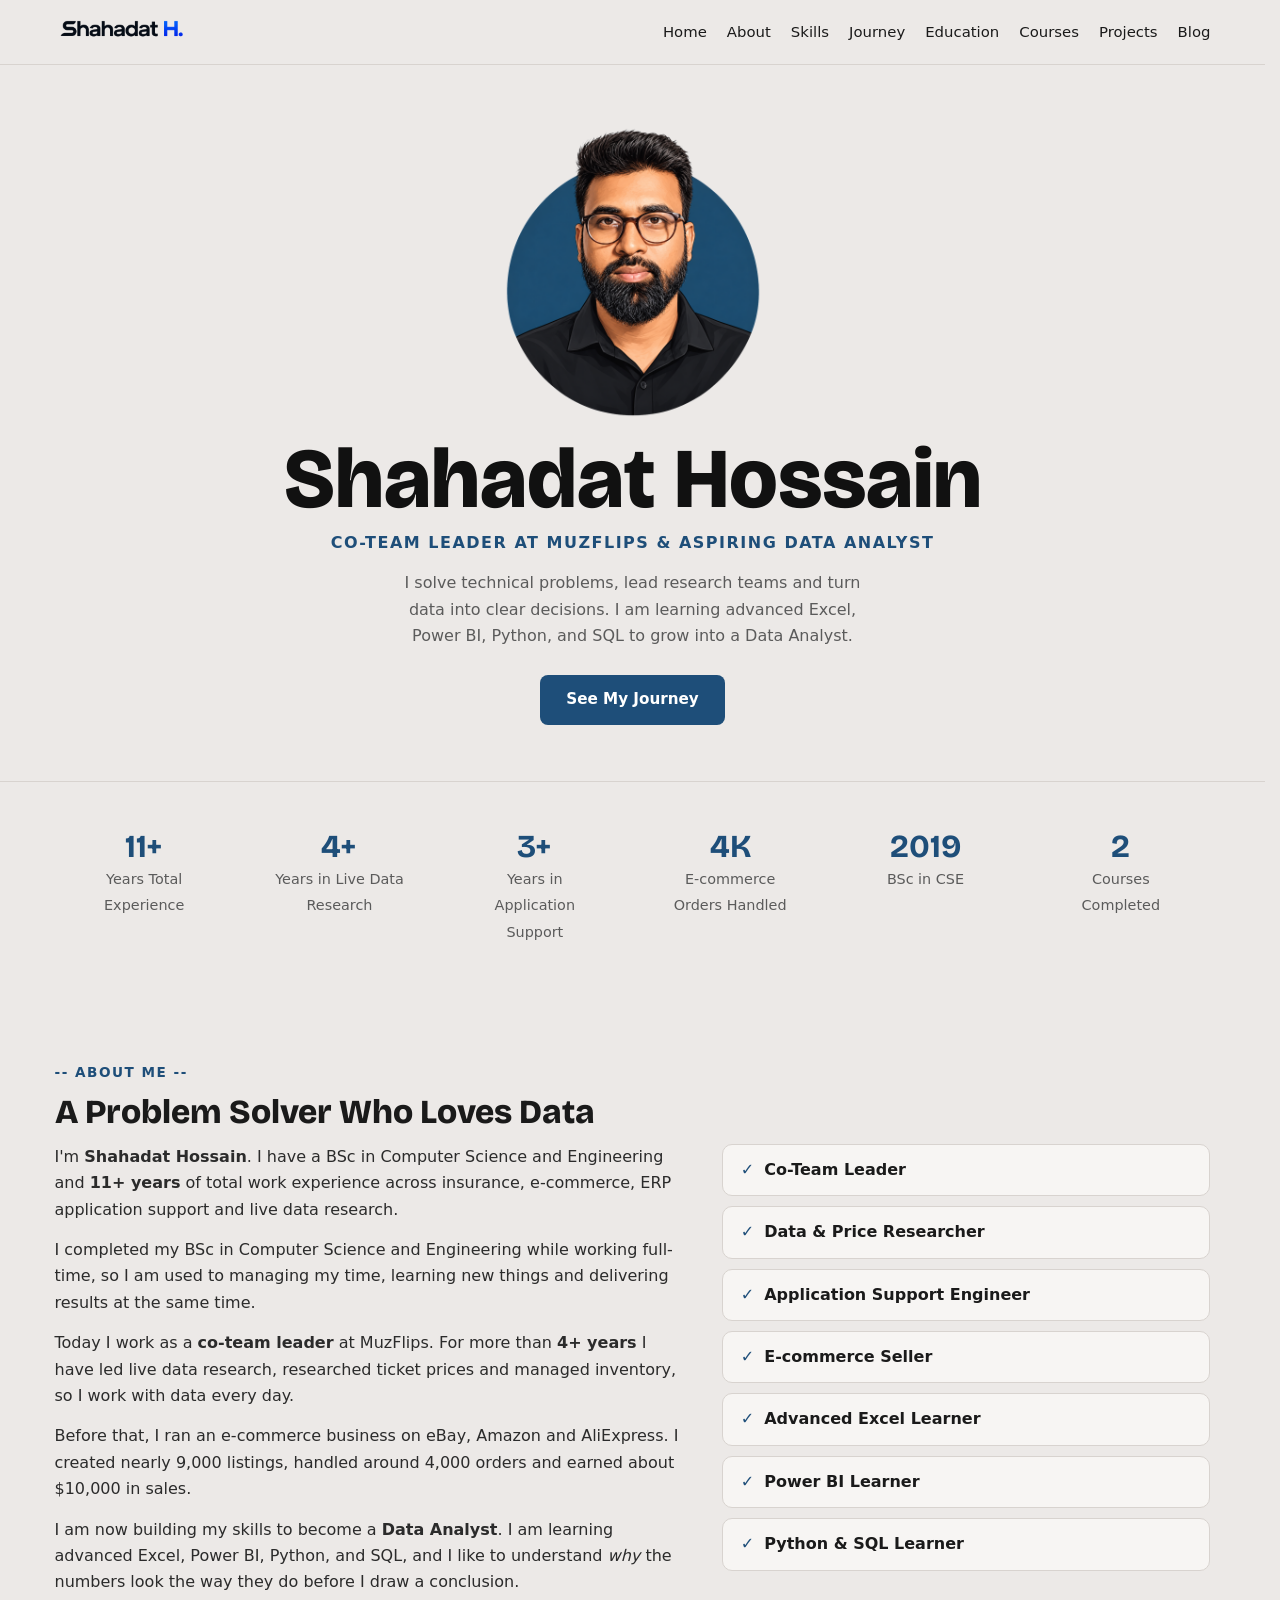
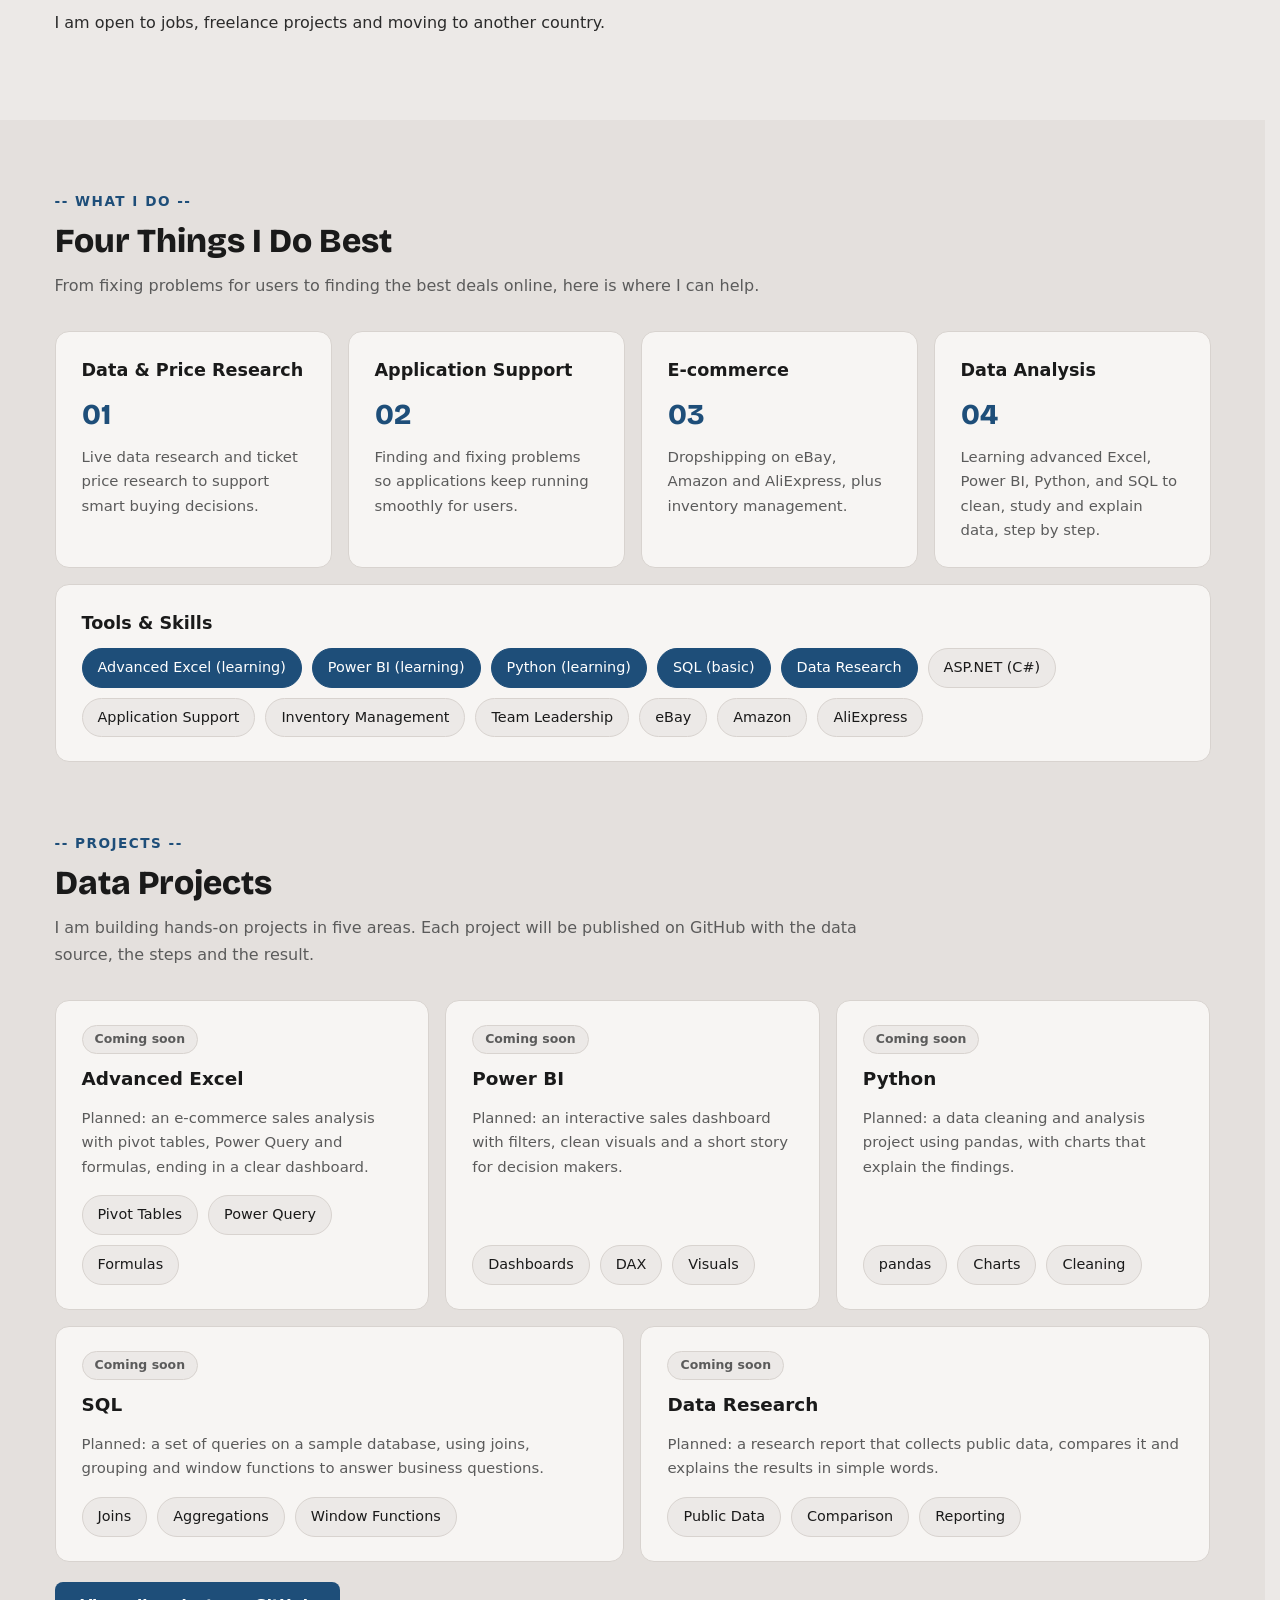
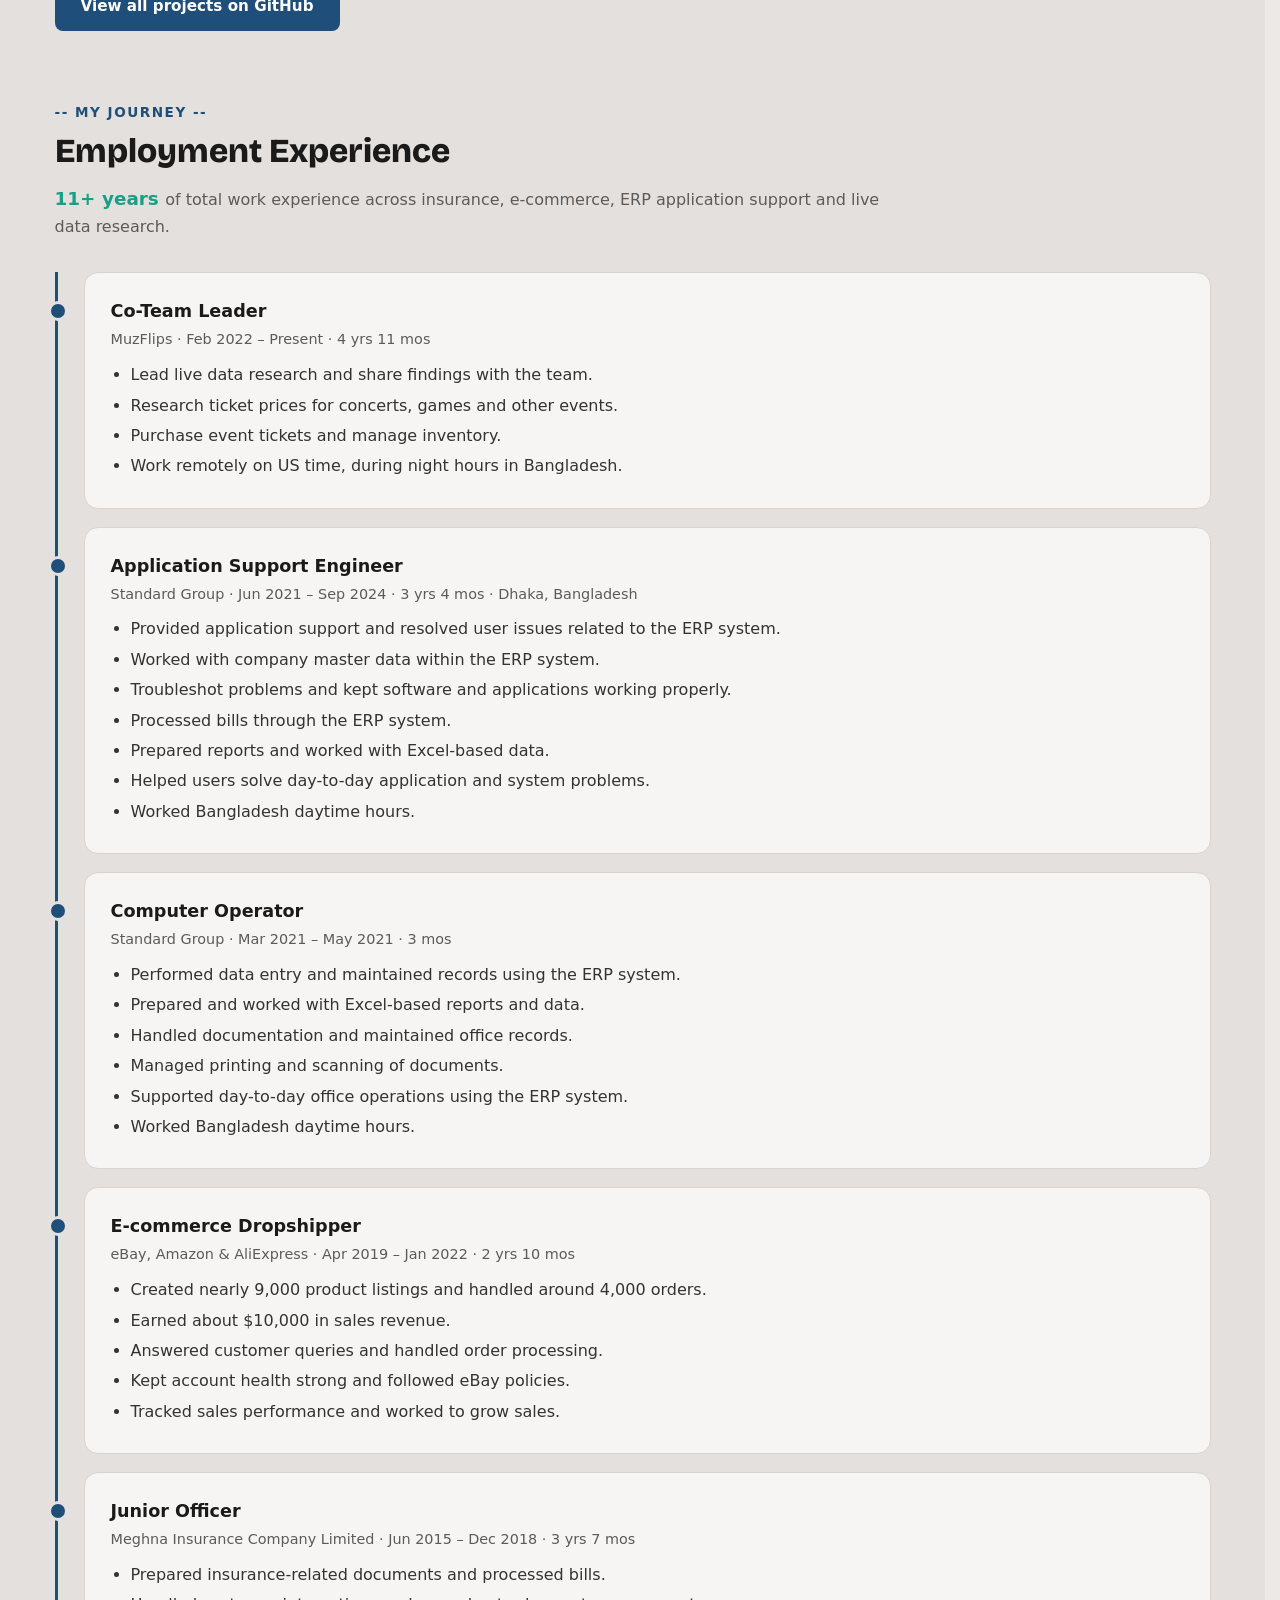
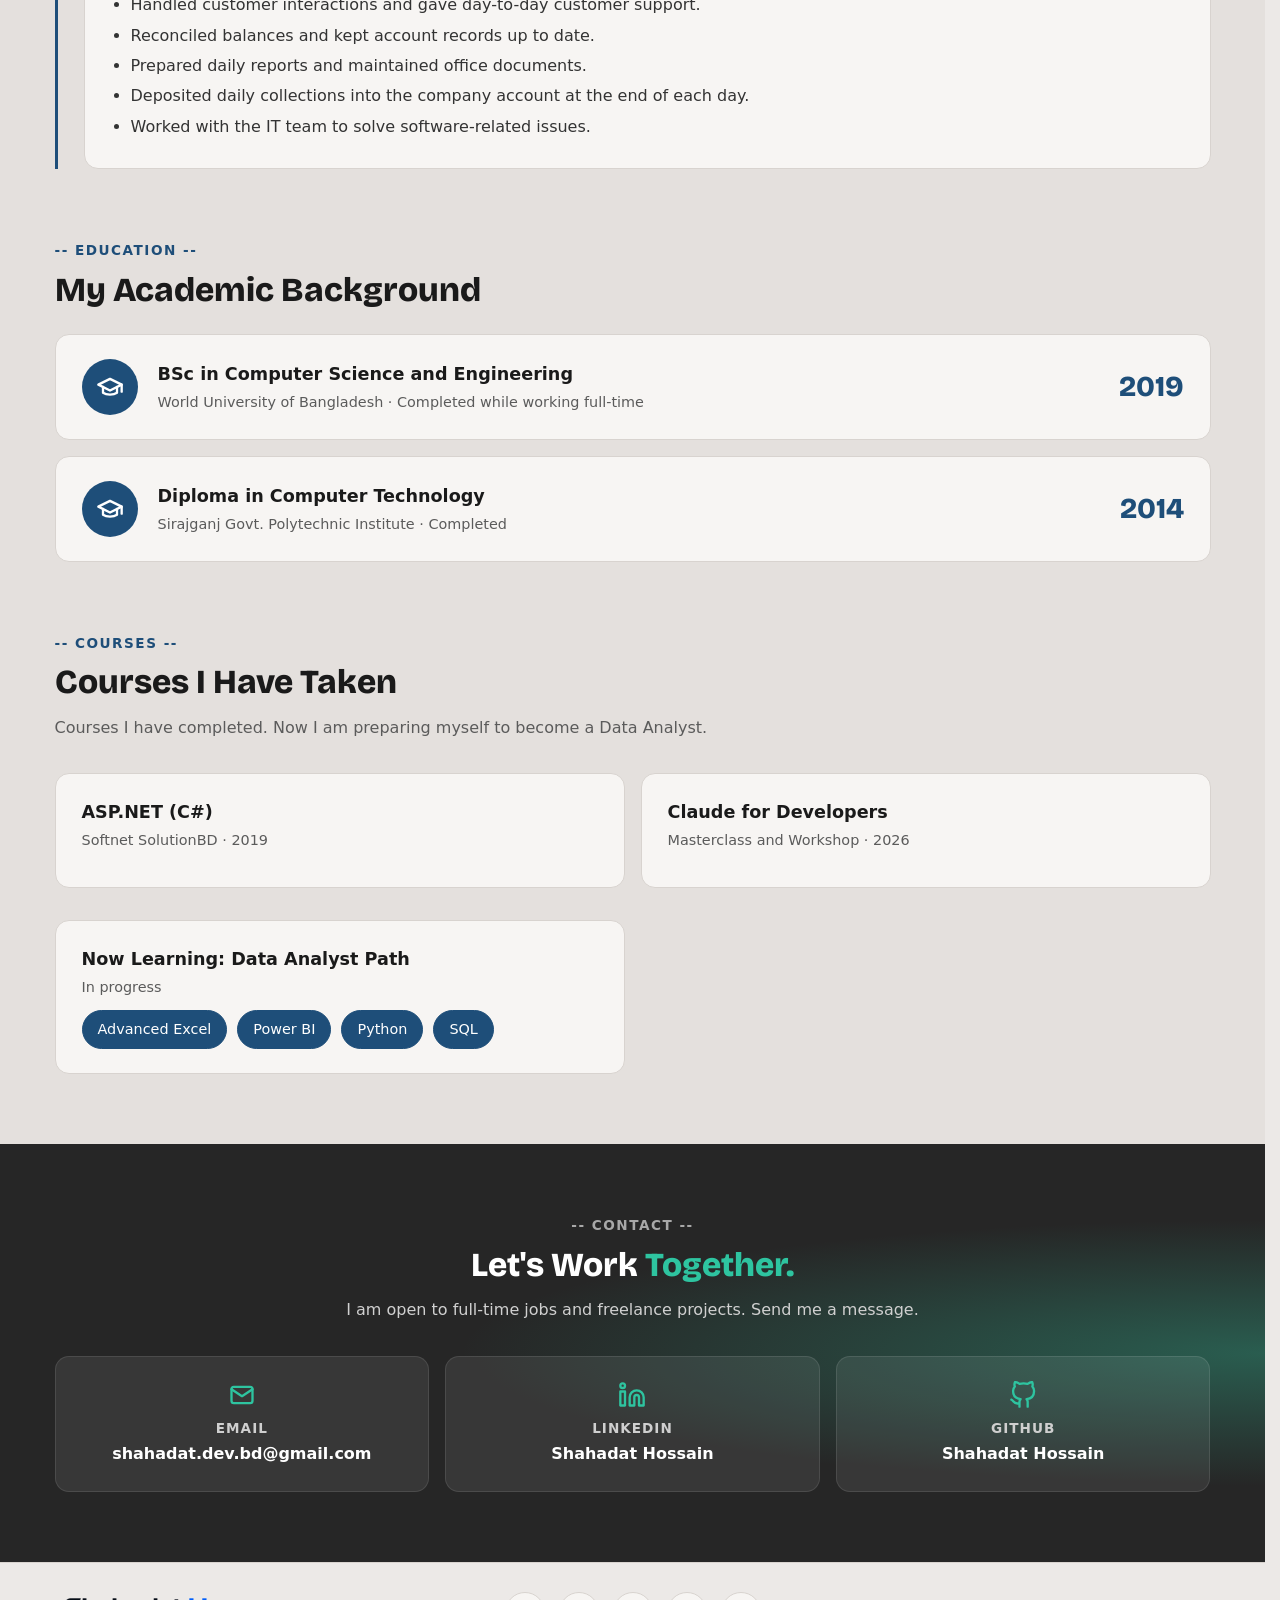
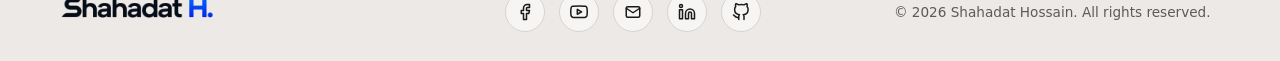
<file: index.html>
<!doctype html>
<html lang="en">
<head>
<meta charset="utf-8">
<meta name="viewport" content="width=device-width, initial-scale=1">
<title>Shahadat H. | Data Analyst</title>
<meta name="description" content="Md. Shahadat Hossain - CSE graduate, application support engineer and team leader, growing into a data analyst. Open to jobs and freelance work.">
<link rel="preconnect" href="https://fonts.googleapis.com">
<link rel="preconnect" href="https://fonts.gstatic.com" crossorigin>
<link href="https://fonts.googleapis.com/css2?family=Bricolage+Grotesque:wght@600;700;800&display=swap" rel="stylesheet">
<link rel="icon" href="images/favicon.ico" sizes="any">
<link rel="icon" type="image/png" sizes="32x32" href="images/favicon-32x32.png">
<link rel="icon" type="image/png" sizes="16x16" href="images/favicon-16x16.png">
<link rel="apple-touch-icon" href="images/apple-touch-icon.png">
<link rel="stylesheet" href="css/style.css">
<link rel="stylesheet" href="css/extra.css">
</head>
<body>

<header>
  <div class="wrap">
    <nav>
      <a class="logo" href="#home"><img src="images/logo.png" alt="Shahadat H."></a>
      <button class="menu-btn" id="menuBtn" aria-label="Open menu" aria-expanded="false">&#9776;</button>
      <ul id="menu">
        <li><a href="#home">Home</a></li>
        <li><a href="#about">About</a></li>
        <li><a href="#skills">Skills</a></li>
        <li><a href="#journey">Journey</a></li>
        <li><a href="#education">Education</a></li>
        <li><a href="#courses">Courses</a></li>
        <li><a href="#projects">Projects</a></li>  
        <li><a href="blog.html">Blog</a></li>
      </ul>
    </nav>
  </div>
</header>

<!-- HOME -->
<div class="hero" id="home">
  <div class="wrap hero-center">
    <div class="photo-box">
      <img src="images/photo.png" alt="Photo of Md. Shahadat Hossain" id="profilePhoto">
    </div>
    <h1>Shahadat Hossain</h1>
    <p class="role">Co-Team Leader at MuzFlips &amp; Aspiring Data Analyst</p>
    <p class="lead">I solve technical problems, lead research teams and turn data into clear decisions. I am learning advanced Excel, Power BI, Python, and SQL to grow into a Data Analyst.</p>
    <div class="btns">
      <a class="btn btn-main" href="#journey">See My Journey</a>
    </div>
  </div>

  <div class="stats-bar">
    <div class="wrap stats">
      <div class="stat"><b data-exp="total-plus">11+</b><span>Years Total Experience</span></div>
      <div class="stat"><b data-exp="muz-plus">4+</b><span>Years in Live Data Research</span></div>
      <div class="stat"><b>3+</b><span>Years in Application Support</span></div>
      <div class="stat"><b>4K</b><span>E-commerce Orders Handled</span></div>
      <div class="stat"><b>2019</b><span>BSc in CSE</span></div>
      <div class="stat"><b>2</b><span>Courses Completed</span></div>
    </div>
  </div>
</div>

<!-- ABOUT -->
<section id="about">
  <div class="wrap">
    <div class="eyebrow">-- About Me --</div>
    <h2>A Problem Solver Who Loves Data</h2>
    <div class="about-grid">
      <div>
        <p>I'm <strong>Shahadat Hossain</strong>. I have a BSc in Computer Science and Engineering and <strong><span data-exp="total-plus">11+</span> years</strong> of total work experience across insurance, e-commerce, ERP application support and live data research.</p>
        <p>I completed my BSc in Computer Science and Engineering while working full-time, so I am used to managing my time, learning new things and delivering results at the same time.</p>
        <p>Today I work as a <strong>co-team leader</strong> at MuzFlips. For more than <strong><span data-exp="muz-plus">4+</span> years</strong> I have led live data research, researched ticket prices and managed inventory, so I work with data every day.</p>
        <p>Before that, I ran an e-commerce business on eBay, Amazon and AliExpress. I created nearly 9,000 listings, handled around 4,000 orders and earned about $10,000 in sales.</p>
        <p>I am now building my skills to become a <strong>Data Analyst</strong>. I am learning advanced Excel, Power BI, Python, and SQL, and I like to understand <em>why</em> the numbers look the way they do before I draw a conclusion.</p>
        <p>I am open to jobs, freelance projects and moving to another country.</p>
      </div>
      <ul class="roles">
        <li>Co-Team Leader</li>
        <li>Data &amp; Price Researcher</li>
        <li>Application Support Engineer</li>
        <li>E-commerce Seller</li>
        <li>Advanced Excel Learner</li>
        <li>Power BI Learner</li>
        <li>Python & SQL Learner</li>
      </ul>
    </div>
  </div>
</section>

<!-- WHAT I DO -->
<section class="alt" id="skills">
  <div class="wrap">
    <div class="eyebrow">-- What I Do --</div>
    <h2>Four Things I Do Best</h2>
    <p class="sub">From fixing problems for users to finding the best deals online, here is where I can help.</p>
    <div class="grid4">
      <div class="card"><h3>Data &amp; Price Research</h3><div class="num">01</div><p>Live data research and ticket price research to support smart buying decisions.</p></div>
      <div class="card"><h3>Application Support</h3><div class="num">02</div><p>Finding and fixing problems so applications keep running smoothly for users.</p></div>
      <div class="card"><h3>E-commerce</h3><div class="num">03</div><p>Dropshipping on eBay, Amazon and AliExpress, plus inventory management.</p></div>
      <div class="card"><h3>Data Analysis</h3><div class="num">04</div><p>Learning advanced Excel, Power BI, Python, and SQL to clean, study and explain data, step by step.</p></div>
    </div>
    <div class="card" style="margin-top:16px">
      <h3>Tools &amp; Skills</h3>
      <div class="chips">
        <span class="chip main">Advanced Excel (learning)</span>
        <span class="chip main">Power BI (learning)</span>
        <span class="chip main">Python (learning)</span>
        <span class="chip main">SQL (basic)</span>
        <span class="chip main">Data Research</span>
        <span class="chip">ASP.NET (C#)</span>
        <span class="chip">Application Support</span>
        <span class="chip">Inventory Management</span>
        <span class="chip">Team Leadership</span>
        <span class="chip">eBay</span>
        <span class="chip">Amazon</span>
        <span class="chip">AliExpress</span>
      </div>
    </div>
  </div>
</section>

<!-- PROJECTS -->
<section class="alt" id="projects">
  <div class="wrap">
    <div class="eyebrow">-- Projects --</div>
    <h2>Data Projects</h2>
    <p class="sub">I am building hands-on projects in five areas. Each project will be published on GitHub with the data source, the steps and the result.</p>

    <div class="proj-grid">

      <div class="card proj-card">
        <span class="badge">Coming soon</span>
        <h3>Advanced Excel</h3>
        <p>Planned: an e-commerce sales analysis with pivot tables, Power Query and formulas, ending in a clear dashboard.</p>
        <div class="chips"><span class="chip">Pivot Tables</span><span class="chip">Power Query</span><span class="chip">Formulas</span></div>
      </div>

      <div class="card proj-card">
        <span class="badge">Coming soon</span>
        <h3>Power BI</h3>
        <p>Planned: an interactive sales dashboard with filters, clean visuals and a short story for decision makers.</p>
        <div class="chips"><span class="chip">Dashboards</span><span class="chip">DAX</span><span class="chip">Visuals</span></div>
      </div>

      <div class="card proj-card">
        <span class="badge">Coming soon</span>
        <h3>Python</h3>
        <p>Planned: a data cleaning and analysis project using pandas, with charts that explain the findings.</p>
        <div class="chips"><span class="chip">pandas</span><span class="chip">Charts</span><span class="chip">Cleaning</span></div>
      </div>

      <div class="card proj-card">
        <span class="badge">Coming soon</span>
        <h3>SQL</h3>
        <p>Planned: a set of queries on a sample database, using joins, grouping and window functions to answer business questions.</p>
        <div class="chips"><span class="chip">Joins</span><span class="chip">Aggregations</span><span class="chip">Window Functions</span></div>
      </div>

      <div class="card proj-card">
        <span class="badge">Coming soon</span>
        <h3>Data Research</h3>
        <p>Planned: a research report that collects public data, compares it and explains the results in simple words.</p>
        <div class="chips"><span class="chip">Public Data</span><span class="chip">Comparison</span><span class="chip">Reporting</span></div>
      </div>

    </div>

    <div class="proj-cta">
      <a class="btn btn-main" href="https://github.com/sadream143" target="_blank" rel="noopener">View all projects on GitHub</a>
    </div>
  </div>
</section>

<!-- JOURNEY -->
<section class="alt" id="journey">
  <div class="wrap">
    <div class="eyebrow">-- My Journey --</div>
    <h2>Employment Experience</h2>
    <p class="sub"><strong class="hl"><span data-exp="total-plus">11+</span> years </strong> of total work experience across insurance, e-commerce, ERP application support and live data research.</p>
      <div class="timeline">
      <div class="card">
        <h3>Co-Team Leader</h3>
        <div class="meta">MuzFlips &middot; Feb 2022 &ndash; Present &middot; <span data-exp="muz-text">4 yrs 10 mos</span></div>
        <ul>
          <li>Lead live data research and share findings with the team.</li>
          <li>Research ticket prices for concerts, games and other events.</li>
          <li>Purchase event tickets and manage inventory.</li>
          <li>Work remotely on US time, during night hours in Bangladesh.</li>
        </ul>
      </div>

      <div class="card">
        <h3>Application Support Engineer</h3>
        <div class="meta">Standard Group &middot; Jun 2021 &ndash; Sep 2024 &middot; 3 yrs 4 mos &middot; Dhaka, Bangladesh</div>
        <ul>
          <li>Provided application support and resolved user issues related to the ERP system.</li>
          <li>Worked with company master data within the ERP system.</li>
          <li>Troubleshot problems and kept software and applications working properly.</li>
          <li>Processed bills through the ERP system.</li>
          <li>Prepared reports and worked with Excel-based data.</li>
          <li>Helped users solve day-to-day application and system problems.</li>
          <li>Worked Bangladesh daytime hours.</li>
        </ul>
      </div>

      <div class="card">
        <h3>Computer Operator</h3>
        <div class="meta">Standard Group &middot; Mar 2021 &ndash; May 2021 &middot; 3 mos</div>
        <ul>
          <li>Performed data entry and maintained records using the ERP system.</li>
          <li>Prepared and worked with Excel-based reports and data.</li>
          <li>Handled documentation and maintained office records.</li>
          <li>Managed printing and scanning of documents.</li>
          <li>Supported day-to-day office operations using the ERP system.</li>
          <li>Worked Bangladesh daytime hours.</li>
        </ul>
      </div>

            <div class="card">
        <h3>E-commerce Dropshipper</h3>
        <div class="meta">eBay, Amazon &amp; AliExpress &middot; Apr 2019 &ndash; Jan 2022 &middot; 2 yrs 10 mos</div>
        <ul>
          <li>Created nearly 9,000 product listings and handled around 4,000 orders.</li>
          <li>Earned about $10,000 in sales revenue.</li>
          <li>Answered customer queries and handled order processing.</li>
          <li>Kept account health strong and followed eBay policies.</li>
          <li>Tracked sales performance and worked to grow sales.</li>
        </ul>
      </div>

      <div class="card">
        <h3>Junior Officer</h3>
        <div class="meta">Meghna Insurance Company Limited &middot; Jun 2015 &ndash; Dec 2018 &middot; 3 yrs 7 mos</div>
        <ul>
          <li>Prepared insurance-related documents and processed bills.</li>
          <li>Handled customer interactions and gave day-to-day customer support.</li>
          <li>Reconciled balances and kept account records up to date.</li>
          <li>Prepared daily reports and maintained office documents.</li>
          <li>Deposited daily collections into the company account at the end of each day.</li>
          <li>Worked with the IT team to solve software-related issues.</li>
        </ul>
      </div>

    </div>
  </div>
</section>

<!-- EDUCATION -->
<section class="alt" id="education">
  <div class="wrap">
    <div class="eyebrow">-- Education --</div>
    <h2>My Academic Background</h2>
        <div class="card edu-card" style="margin-top:24px">
      <div class="edu-icon">
        <svg viewBox="0 0 24 24"><path d="M22 10 12 5 2 10l10 5 10-5z"/><path d="M6 12v5c3 2 9 2 12 0v-5"/><path d="M22 10v6"/></svg>
      </div>
      <div class="edu-text">
        <h3>BSc in Computer Science and Engineering</h3>
        <div class="meta">World University of Bangladesh &middot; Completed while working full-time</div>
      </div>
      <div class="edu-year">2019</div>
    </div>
    <div class="card edu-card" style="margin-top:16px">
      <div class="edu-icon">
        <svg viewBox="0 0 24 24"><path d="M22 10 12 5 2 10l10 5 10-5z"/><path d="M6 12v5c3 2 9 2 12 0v-5"/><path d="M22 10v6"/></svg>
      </div>
      <div class="edu-text">
        <h3>Diploma in Computer Technology</h3>
        <div class="meta">Sirajganj Govt. Polytechnic Institute &middot; Completed</div>
      </div>
      <div class="edu-year">2014</div>
    </div>
  </div>
</section>

<!-- COURSES -->
<section class="alt" id="courses">
  <div class="wrap">
    <div class="eyebrow">-- Courses --</div>
    <h2>Courses I Have Taken</h2>
    <p class="sub">Courses I have completed. Now I am preparing myself to become a Data Analyst.</p>
    <div class="grid2">
      <div class="card">
        <h3>ASP.NET (C#)</h3>
        <div class="meta">Softnet SolutionBD &middot; 2019</div>
      </div>
      <div class="card">
        <h3>Claude for Developers</h3>
        <div class="meta">Masterclass and Workshop &middot; 2026</div>
      </div>
      <div class="card" style="margin-top:16px">
      <h3>Now Learning: Data Analyst Path</h3>
      <div class="meta">In progress</div>
      <div class="chips">
        <span class="chip main">Advanced Excel</span>
        <span class="chip main">Power BI</span>
        <span class="chip main">Python</span>
        <span class="chip main">SQL</span>
      </div>
    </div>
    </div>
  </div>
</section>

<!-- CONTACT -->
<section class="dark" id="contact">
  <div class="wrap">
    <div class="eyebrow">-- Contact --</div>
    <h2>Let's Work <span class="accent">Together.</span></h2>
    <p class="sub">I am open to full-time jobs and freelance projects. Send me a message.</p>
    <div class="contact-grid">
      <!-- Change the 3 links below to your real details -->
            <div class="card">
        <svg class="c-icon" viewBox="0 0 24 24"><rect x="3" y="5" width="18" height="14" rx="2"/><path d="m3 7 9 6 9-6"/></svg>
        <h3>Email</h3>
        <p><a href="mailto:shahadat.dev.bd@gmail.com">shahadat.dev.bd@gmail.com</a></p>
      </div>

      <div class="card">
        <svg class="c-icon" viewBox="0 0 24 24"><path d="M16 8a6 6 0 0 1 6 6v7h-4v-7a2 2 0 0 0-2-2 2 2 0 0 0-2 2v7h-4v-7a6 6 0 0 1 6-6z"/><rect x="2" y="9" width="4" height="12"/><circle cx="4" cy="4" r="2"/></svg>
        <h3>LinkedIn</h3>
        <p><a href="https://www.linkedin.com/in/mdshahadathossainnaim" target="_blank" rel="noopener">Shahadat Hossain</a></p>
      </div>

      <div class="card">
        <svg class="c-icon" viewBox="0 0 24 24"><path d="M9 19c-5 1.5-5-2.5-7-3m14 6v-3.87a3.37 3.37 0 0 0-.94-2.61c3.14-.35 6.44-1.54 6.44-7A5.44 5.44 0 0 0 20 4.77 5.07 5.07 0 0 0 19.91 1S18.73.65 16 2.48a13.38 13.38 0 0 0-7 0C6.27.65 5.09 1 5.09 1A5.07 5.07 0 0 0 5 4.77a5.44 5.44 0 0 0-1.5 3.78c0 5.42 3.3 6.61 6.44 7A3.37 3.37 0 0 0 9 18.13V22"/></svg>
        <h3>GitHub</h3>
        <p><a href="https://github.com/sadream143/portfolio" target="_blank" rel="noopener">Shahadat Hossain</a></p>
      </div>
    </div>
  </div>
</section>

<footer>
  <div class="wrap footer-grid">

    <!-- বাম: লোগো -->
    <a class="logo" href="#home"><img src="images/logo.png" alt="Shahadat H."></a>

    <!-- মাঝখান: আইকন -->
    <div class="socials">
      <a href="https://www.facebook.com/mdshahadathossainnaim" target="_blank" rel="noopener" aria-label="Facebook">
        <svg viewBox="0 0 24 24"><path d="M18 2h-3a5 5 0 0 0-5 5v3H7v4h3v8h4v-8h3l1-4h-4V7a1 1 0 0 1 1-1h3z"/></svg>
      </a>
      <a href="https://www.youtube.com/@AIShikhiBanglay" target="_blank" rel="noopener" aria-label="YouTube">
        <svg viewBox="0 0 24 24"><path d="M22.54 6.42a2.78 2.78 0 0 0-1.94-2C18.88 4 12 4 12 4s-6.88 0-8.6.46a2.78 2.78 0 0 0-1.94 2A29 29 0 0 0 1 11.75a29 29 0 0 0 .46 5.33A2.78 2.78 0 0 0 3.4 19c1.72.46 8.6.46 8.6.46s6.88 0 8.6-.46a2.78 2.78 0 0 0 1.94-2 29 29 0 0 0 .46-5.25 29 29 0 0 0-.46-5.33z"/><polygon points="9.75 15.02 15.5 11.75 9.75 8.48 9.75 15.02"/></svg>
      </a>
      <a href="mailto:shahadat.dev.bd@gmail.com" aria-label="Email">
        <svg viewBox="0 0 24 24"><rect x="3" y="5" width="18" height="14" rx="2"/><path d="m3 7 9 6 9-6"/></svg>
      </a>
      <a href="https://www.linkedin.com/in/mdshahadathossainnaim" target="_blank" rel="noopener" aria-label="LinkedIn">
        <svg viewBox="0 0 24 24"><path d="M16 8a6 6 0 0 1 6 6v7h-4v-7a2 2 0 0 0-2-2 2 2 0 0 0-2 2v7h-4v-7a6 6 0 0 1 6-6z"/><rect x="2" y="9" width="4" height="12"/><circle cx="4" cy="4" r="2"/></svg>
      </a>
      <a href="https://github.com/sadream143/portfolio" target="_blank" rel="noopener" aria-label="GitHub">
        <svg viewBox="0 0 24 24"><path d="M9 19c-5 1.5-5-2.5-7-3m14 6v-3.87a3.37 3.37 0 0 0-.94-2.61c3.14-.35 6.44-1.54 6.44-7A5.44 5.44 0 0 0 20 4.77 5.07 5.07 0 0 0 19.91 1S18.73.65 16 2.48a13.38 13.38 0 0 0-7 0C6.27.65 5.09 1 5.09 1A5.07 5.07 0 0 0 5 4.77a5.44 5.44 0 0 0-1.5 3.78c0 5.42 3.3 6.61 6.44 7A3.37 3.37 0 0 0 9 18.13V22"/></svg>
      </a>
    </div>

    <!-- ডান: কপিরাইট -->
    <p class="copy">&copy; <span id="year">2026</span> Shahadat Hossain. All rights reserved.</p>

  </div>
</footer>

<script src="js/script.js"></script>
</body>
</html>
</file>
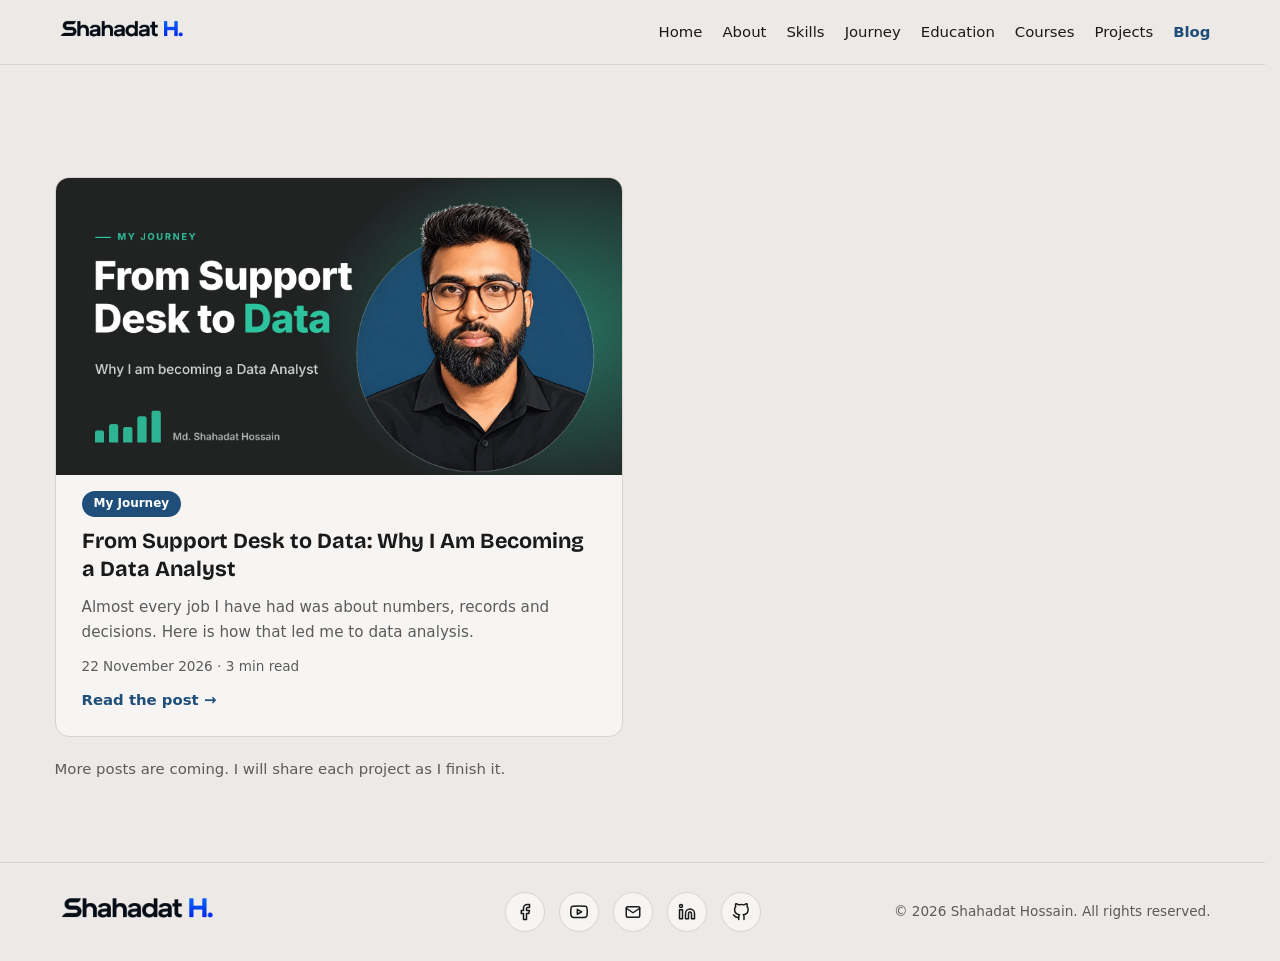
<file: blog.html>
<!doctype html>
<html lang="en">
<head>
<meta charset="utf-8">
<meta name="viewport" content="width=device-width, initial-scale=1">
<title>Shahadat H. | Blog</title>
<meta name="description" content="Notes on my journey into data analysis: Advanced Excel, Power BI, Python, SQL and data research.">
<link rel="icon" href="images/favicon.ico" sizes="any">
<link rel="icon" type="image/png" sizes="32x32" href="images/favicon-32x32.png">
<link rel="icon" type="image/png" sizes="16x16" href="images/favicon-16x16.png">
<link rel="apple-touch-icon" href="images/apple-touch-icon.png">
<link rel="preconnect" href="https://fonts.googleapis.com">
<link rel="preconnect" href="https://fonts.gstatic.com" crossorigin>
<link href="https://fonts.googleapis.com/css2?family=Bricolage+Grotesque:wght@600;700;800&display=swap" rel="stylesheet">
<link rel="stylesheet" href="css/style.css">
<link rel="stylesheet" href="css/extra.css">
</head>
<body>

<header>
  <div class="wrap">
    <nav>
      <a class="logo" href="index.html"><img src="images/logo.png" alt="Shahadat H."></a>
      <button class="menu-btn" id="menuBtn" aria-label="Open menu" aria-expanded="false">&#9776;</button>
      <ul id="menu">
        <li><a href="index.html">Home</a></li>
        <li><a href="index.html#about">About</a></li>
        <li><a href="index.html#skills">Skills</a></li>
        <li><a href="index.html#journey">Journey</a></li>
        <li><a href="index.html#education">Education</a></li>
        <li><a href="index.html#courses">Courses</a></li>
        <li><a href="index.html#projects">Projects</a></li> 
        <li><a class="active" href="blog.html">Blog</a></li>
      </ul>
    </nav>
  </div>
</header>

<main>
  <div class="wrap page-head">
    
  </div>

  <div class="wrap blog-list">
    <div class="blog-grid">

      <!-- ===== POST 1 =====
           To add a new post later: copy this whole <a>...</a> block,
           paste it ABOVE this one (newest first), and change the link,
           date, title and text. -->
      <a class="card post-card" data-cat="my-journey" href="blog/from-support-desk-to-data.html">
        <img class="post-thumb" src="images/blog/from-support-desk-to-data.jpg" alt="From Support Desk to Data: Why I Am Becoming a Data Analyst">
        <span class="post-tag">My Journey</span>
        <h3>From Support Desk to Data: Why I Am Becoming a Data Analyst</h3>
        <p>Almost every job I have had was about numbers, records and decisions. Here is how that led me to data analysis.</p>
        <div class="post-meta">22 November 2026 &middot; 3 min read</div>
        <span class="read-more">Read the post &rarr;</span>
      </a>

    </div>
    <p class="empty-note" id="blogNote">More posts are coming. I will share each project as I finish it.</p>
  </div>
</main>

<footer>
  <div class="wrap footer-grid">

    <a class="logo" href="index.html"><img src="images/logo.png" alt="Shahadat H."></a>

    <div class="socials">
       <a href="https://www.facebook.com/mdshahadathossainnaim" target="_blank" rel="noopener" aria-label="Facebook">
        <svg viewBox="0 0 24 24"><path d="M18 2h-3a5 5 0 0 0-5 5v3H7v4h3v8h4v-8h3l1-4h-4V7a1 1 0 0 1 1-1h3z"/></svg>
      </a>
      <a href="https://www.youtube.com/@AIShikhiBanglay" target="_blank" rel="noopener" aria-label="YouTube">
        <svg viewBox="0 0 24 24"><path d="M22.54 6.42a2.78 2.78 0 0 0-1.94-2C18.88 4 12 4 12 4s-6.88 0-8.6.46a2.78 2.78 0 0 0-1.94 2A29 29 0 0 0 1 11.75a29 29 0 0 0 .46 5.33A2.78 2.78 0 0 0 3.4 19c1.72.46 8.6.46 8.6.46s6.88 0 8.6-.46a2.78 2.78 0 0 0 1.94-2 29 29 0 0 0 .46-5.25 29 29 0 0 0-.46-5.33z"/><polygon points="9.75 15.02 15.5 11.75 9.75 8.48 9.75 15.02"/></svg>
      </a>
      <a href="mailto:shahadat.dev.bd@gmail.com" aria-label="Email">
        <svg viewBox="0 0 24 24"><rect x="3" y="5" width="18" height="14" rx="2"/><path d="m3 7 9 6 9-6"/></svg>
      </a>
      <a href="https://www.linkedin.com/in/mdshahadathossainnaim" target="_blank" rel="noopener" aria-label="LinkedIn">
        <svg viewBox="0 0 24 24"><path d="M16 8a6 6 0 0 1 6 6v7h-4v-7a2 2 0 0 0-2-2 2 2 0 0 0-2 2v7h-4v-7a6 6 0 0 1 6-6z"/><rect x="2" y="9" width="4" height="12"/><circle cx="4" cy="4" r="2"/></svg>
      </a>
      <a href="https://github.com/sadream143/portfolio" target="_blank" rel="noopener" aria-label="GitHub">
        <svg viewBox="0 0 24 24"><path d="M9 19c-5 1.5-5-2.5-7-3m14 6v-3.87a3.37 3.37 0 0 0-.94-2.61c3.14-.35 6.44-1.54 6.44-7A5.44 5.44 0 0 0 20 4.77 5.07 5.07 0 0 0 19.91 1S18.73.65 16 2.48a13.38 13.38 0 0 0-7 0C6.27.65 5.09 1 5.09 1A5.07 5.07 0 0 0 5 4.77a5.44 5.44 0 0 0-1.5 3.78c0 5.42 3.3 6.61 6.44 7A3.37 3.37 0 0 0 9 18.13V22"/></svg>
      </a>
    </div>

    <p class="copy">&copy; <span id="year">2026</span> Shahadat Hossain. All rights reserved.</p>

  </div>
</footer>

<script src="js/script.js"></script>
</body>
</html>
</file>
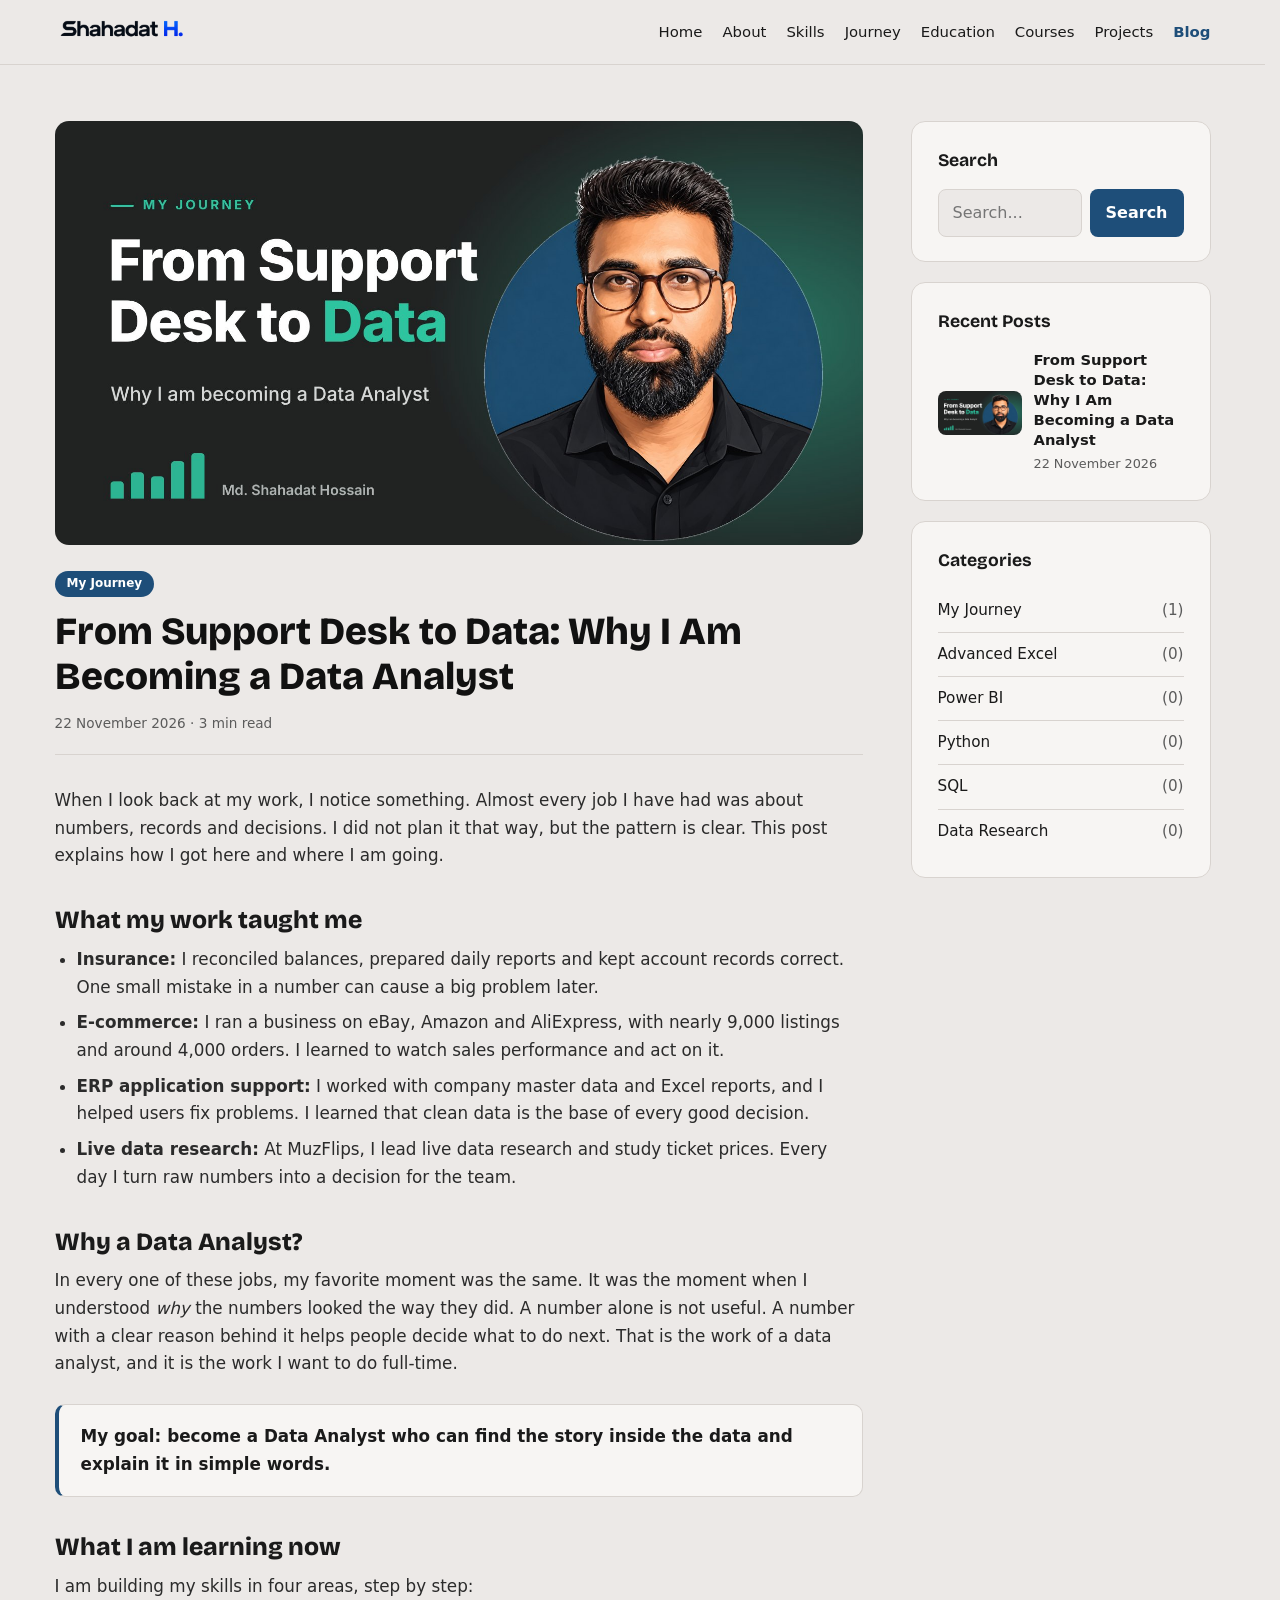
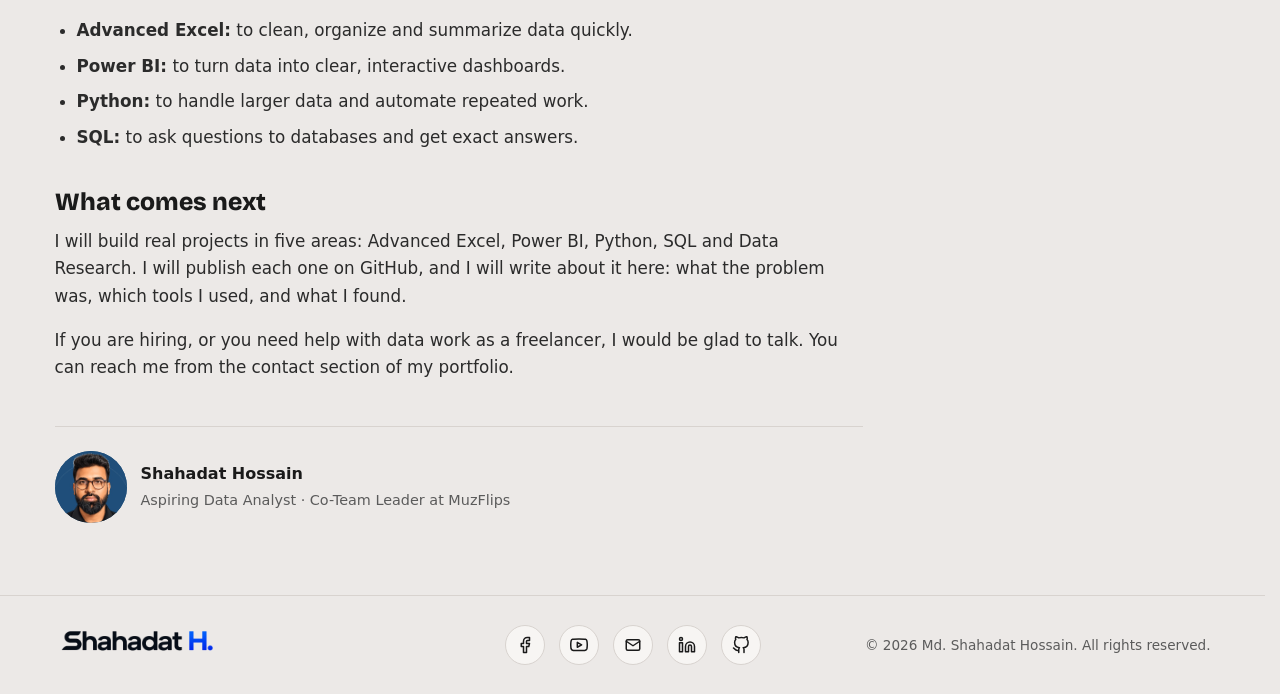
<file: blog/from-support-desk-to-data.html>
<!doctype html>
<html lang="en">
<head>
<meta charset="utf-8">
<meta name="viewport" content="width=device-width, initial-scale=1">
<title>From Support Desk to Data: Why I Am Becoming a Data Analyst | Shahadat H.</title>
<meta name="description" content="Almost every job I have had was about numbers, records and decisions. Here is how that led me to data analysis.">
<link rel="icon" href="../images/favicon.ico" sizes="any">
<link rel="icon" type="image/png" sizes="32x32" href="../images/favicon-32x32.png">
<link rel="icon" type="image/png" sizes="16x16" href="../images/favicon-16x16.png">
<link rel="apple-touch-icon" href="../images/apple-touch-icon.png">
<link rel="preconnect" href="https://fonts.googleapis.com">
<link rel="preconnect" href="https://fonts.gstatic.com" crossorigin>
<link href="https://fonts.googleapis.com/css2?family=Bricolage+Grotesque:wght@600;700;800&display=swap" rel="stylesheet">
<link rel="stylesheet" href="../css/style.css">
<link rel="stylesheet" href="../css/extra.css">
</head>
<body>

<header>
  <div class="wrap">
    <nav>
      <a class="logo" href="../index.html"><img src="../images/logo.png" alt="Shahadat H."></a>
      <button class="menu-btn" id="menuBtn" aria-label="Open menu" aria-expanded="false">&#9776;</button>
      <ul id="menu">
        <li><a href="../index.html">Home</a></li>
        <li><a href="../index.html#about">About</a></li>
        <li><a href="../index.html#skills">Skills</a></li>
        <li><a href="../index.html#journey">Journey</a></li>
        <li><a href="../index.html#education">Education</a></li>
        <li><a href="../index.html#courses">Courses</a></li>
        <li><a href="../index.html#projects">Projects</a></li> 
        <li><a class="active" href="../blog.html">Blog</a></li>
      </ul>
    </nav>
  </div>
</header>

<main>
  <div class="wrap post-layout">
    <article class="post">

      <img class="feature-img" src="../images/blog/from-support-desk-to-data.jpg" alt="From Support Desk to Data: Why I Am Becoming a Data Analyst">

      <span class="post-tag">My Journey</span>
      <h1>From Support Desk to Data: Why I Am Becoming a Data Analyst</h1>
      <div class="post-meta">22 November 2026 &middot; 3 min read</div>

      <p>When I look back at my work, I notice something. Almost every job I have had was about numbers, records and decisions. I did not plan it that way, but the pattern is clear. This post explains how I got here and where I am going.</p>

      <h2>What my work taught me</h2>
      <ul>
        <li><strong>Insurance:</strong> I reconciled balances, prepared daily reports and kept account records correct. One small mistake in a number can cause a big problem later.</li>
        <li><strong>E-commerce:</strong> I ran a business on eBay, Amazon and AliExpress, with nearly 9,000 listings and around 4,000 orders. I learned to watch sales performance and act on it.</li>
        <li><strong>ERP application support:</strong> I worked with company master data and Excel reports, and I helped users fix problems. I learned that clean data is the base of every good decision.</li>
        <li><strong>Live data research:</strong> At MuzFlips, I lead live data research and study ticket prices. Every day I turn raw numbers into a decision for the team.</li>
      </ul>

      <h2>Why a Data Analyst?</h2>
      <p>In every one of these jobs, my favorite moment was the same. It was the moment when I understood <em>why</em> the numbers looked the way they did. A number alone is not useful. A number with a clear reason behind it helps people decide what to do next. That is the work of a data analyst, and it is the work I want to do full-time.</p>

      <div class="callout">
        <p>My goal: become a Data Analyst who can find the story inside the data and explain it in simple words.</p>
      </div>

      <h2>What I am learning now</h2>
      <p>I am building my skills in four areas, step by step:</p>
      <ul>
        <li><strong>Advanced Excel:</strong> to clean, organize and summarize data quickly.</li>
        <li><strong>Power BI:</strong> to turn data into clear, interactive dashboards.</li>
        <li><strong>Python:</strong> to handle larger data and automate repeated work.</li>
        <li><strong>SQL:</strong> to ask questions to databases and get exact answers.</li>
      </ul>

      <h2>What comes next</h2>
      <p>I will build real projects in five areas: Advanced Excel, Power BI, Python, SQL and Data Research. I will publish each one on GitHub, and I will write about it here: what the problem was, which tools I used, and what I found.</p>
      <p>If you are hiring, or you need help with data work as a freelancer, I would be glad to talk. You can reach me from the contact section of my portfolio.</p>

      <div class="author">
        <img src="../images/author.jpg" alt="Md. Shahadat Hossain">
        <div>
          <b>Shahadat Hossain</b>
          <span>Aspiring Data Analyst &middot; Co-Team Leader at MuzFlips</span>
        </div>
      </div>

    </article>
        <aside class="sidebar">

      <div class="card widget">
        <h3>Search</h3>
        <form class="search" action="../blog.html" method="get">
          <input type="search" name="q" placeholder="Search..." aria-label="Search posts">
          <button type="submit">Search</button>
        </form>
      </div>

      <div class="card widget">
        <h3>Recent Posts</h3>
        <a class="recent" href="from-support-desk-to-data.html">
          <img src="../images/blog/from-support-desk-to-data.jpg" alt="">
          <div>
            <b>From Support Desk to Data: Why I Am Becoming a Data Analyst</b>
            <span>22 November 2026</span>
          </div>
        </a>
      </div>

      <div class="card widget">
        <h3>Categories</h3>
        <ul class="cat-list">
          <li><a href="../blog.html?cat=my-journey">My Journey <em>(1)</em></a></li>
          <li><a href="../blog.html?cat=advanced-excel">Advanced Excel <em>(0)</em></a></li>
          <li><a href="../blog.html?cat=power-bi">Power BI <em>(0)</em></a></li>
          <li><a href="../blog.html?cat=python">Python <em>(0)</em></a></li>
          <li><a href="../blog.html?cat=sql">SQL <em>(0)</em></a></li>
          <li><a href="../blog.html?cat=data-research">Data Research <em>(0)</em></a></li>
        </ul>
      </div>
    </aside>
  </div>
</main>

<footer>
  <div class="wrap footer-grid">

    <a class="logo" href="../index.html"><img src="../images/logo.png" alt="Shahadat H."></a>

    <div class="socials">
      <a href="https://www.facebook.com/mdshahadathossainnaim" target="_blank" rel="noopener" aria-label="Facebook">
        <svg viewBox="0 0 24 24"><path d="M18 2h-3a5 5 0 0 0-5 5v3H7v4h3v8h4v-8h3l1-4h-4V7a1 1 0 0 1 1-1h3z"/></svg>
      </a>
      <a href="https://www.youtube.com/@AIShikhiBanglay" target="_blank" rel="noopener" aria-label="YouTube">
        <svg viewBox="0 0 24 24"><path d="M22.54 6.42a2.78 2.78 0 0 0-1.94-2C18.88 4 12 4 12 4s-6.88 0-8.6.46a2.78 2.78 0 0 0-1.94 2A29 29 0 0 0 1 11.75a29 29 0 0 0 .46 5.33A2.78 2.78 0 0 0 3.4 19c1.72.46 8.6.46 8.6.46s6.88 0 8.6-.46a2.78 2.78 0 0 0 1.94-2 29 29 0 0 0 .46-5.25 29 29 0 0 0-.46-5.33z"/><polygon points="9.75 15.02 15.5 11.75 9.75 8.48 9.75 15.02"/></svg>
      </a>
      <a href="mailto:shahadat.dev.bd@gmail.com" aria-label="Email">
        <svg viewBox="0 0 24 24"><rect x="3" y="5" width="18" height="14" rx="2"/><path d="m3 7 9 6 9-6"/></svg>
      </a>
      <a href="https://www.linkedin.com/in/mdshahadathossainnaim" target="_blank" rel="noopener" aria-label="LinkedIn">
        <svg viewBox="0 0 24 24"><path d="M16 8a6 6 0 0 1 6 6v7h-4v-7a2 2 0 0 0-2-2 2 2 0 0 0-2 2v7h-4v-7a6 6 0 0 1 6-6z"/><rect x="2" y="9" width="4" height="12"/><circle cx="4" cy="4" r="2"/></svg>
      </a>
      <a href="https://github.com/sadream143/portfolio" target="_blank" rel="noopener" aria-label="GitHub">
        <svg viewBox="0 0 24 24"><path d="M9 19c-5 1.5-5-2.5-7-3m14 6v-3.87a3.37 3.37 0 0 0-.94-2.61c3.14-.35 6.44-1.54 6.44-7A5.44 5.44 0 0 0 20 4.77 5.07 5.07 0 0 0 19.91 1S18.73.65 16 2.48a13.38 13.38 0 0 0-7 0C6.27.65 5.09 1 5.09 1A5.07 5.07 0 0 0 5 4.77a5.44 5.44 0 0 0-1.5 3.78c0 5.42 3.3 6.61 6.44 7A3.37 3.37 0 0 0 9 18.13V22"/></svg>
      </a>
    </div>

    <p class="copy">&copy; <span id="year">2026</span> Md. Shahadat Hossain. All rights reserved.</p>

  </div>
</footer>

<script src="../js/script.js"></script>
</body>
</html>
</file>
<file: css/style.css>
/* ===== Colors and basics ===== */
:root{
  --bg:#ece9e7;
  --card:#f7f5f3;
  --alt:#e4e0dd;
  --alt2:#d9e3ec;
  --ink:#1a1a1a;
  --muted:#5b5b5b;
  --blue:#1e4e79;
  --blue-dark:#173b5c;
  --teal:#2ec4a0;
  --line:#d8d3cf;
}
*{box-sizing:border-box;margin:0;padding:0}
html{scroll-behavior:smooth;scroll-padding-top:70px;scrollbar-gutter:stable}
body{font-family:"Segoe UI",system-ui,-apple-system,Arial,sans-serif;background:var(--bg);color:var(--ink);line-height:1.65}
a{color:var(--blue);text-decoration:none}
.wrap{max-width:1200px;margin:0 auto;padding:0 22px}

/* ===== Header ===== */
header{position:sticky;top:0;background:rgba(236,233,231,.93);backdrop-filter:blur(6px);border-bottom:1px solid var(--line);z-index:10}
nav{display:flex;justify-content:space-between;align-items:center;height:64px;position:relative}
.logo{font-weight:800;color:var(--ink);font-size:1.1rem;letter-spacing:.2px}
.logo span{color:var(--blue)}
.logo img{display:block;height:34px;width:auto}
.footer-grid .logo img{height:42px}
nav ul{display:flex;gap:26px;list-style:none;align-items:center}
nav ul a{color:var(--ink);font-size:.93rem;font-weight:500}
nav ul a:hover{color:var(--blue)}
.nav-btn{background:var(--blue);color:#fff !important;padding:8px 18px;border-radius:8px}
.nav-btn:hover{background:var(--blue-dark)}
.menu-btn{display:none;background:none;border:1px solid var(--line);border-radius:8px;font-size:1.3rem;padding:4px 12px;cursor:pointer;color:var(--ink)}

/* ===== Hero ===== */
.hero{padding:60px 0 0px}
.hero-grid{display:grid;grid-template-columns:1.25fr 1fr;gap:40px;align-items:center}
.tag{display:inline-block;background:var(--blue);color:#fff;font-size:.8rem;padding:5px 14px;border-radius:20px;margin-bottom:18px}
h1{font-family: "Bricolage Grotesque", sans-serif;font-size:85px;line-height:85px;margin-bottom:10px;color: rgb(17, 17, 17);font-weight: 700}
.role{font-size:1.25rem;color:var(--blue);font-weight:600;margin-bottom:14px}
.lead{color:var(--muted);max-width:480px;margin-bottom:26px}
.btns{display:flex;gap:12px;flex-wrap:wrap}
.btn{padding:12px 26px;border-radius:8px;font-weight:600;font-size:.95rem;display:inline-block}
.btn-main{background:var(--blue);color:#fff}
.btn-main:hover{background:var(--blue-dark)}
.btn-line{border:2px solid var(--blue);color:var(--blue)}
.btn-line:hover{background:var(--blue);color:#fff}
.photo{display:flex;justify-content:center}
.photo-box{width:380px;max-width:100%}
.photo-box img{display:block;width:100%;height:auto}
.photo-box.no-photo{width:340px;max-width:100%;aspect-ratio:1;border-radius:50%;background:var(--blue);display:flex;align-items:center;justify-content:center;color:#fff;font-size:7rem;font-weight:700}

/* ===== Number boxes ===== */
.stats{display:grid;grid-template-columns:repeat(6,1fr);gap:16px;padding-top:24px;padding-bottom:24px}
.stat{padding:22px;text-align:center}
.stat b{display:block;font-size:2rem;color:var(--blue);line-height:1.2}
.stat span{color:var(--muted);font-size:.9rem}

/* ===== Centered hero ===== */
.hero-center{display:flex;flex-direction:column;align-items:center;text-align:center;padding-bottom:56px}
.hero-center .photo-box{width:260px;margin-bottom:18px}
.hero-center h1{margin-bottom:8px}
.hero-center .role{font-size:1rem;letter-spacing:1.5px;text-transform:uppercase}
.stats-bar{border-top:1px solid var(--line)}

/* ===== Sections ===== */
section{padding:70px 0}
.alt{background:var(--alt)}
/* ===== Dark Contact section ===== */
.dark{background:radial-gradient(ellipse at 100% 50%, rgba(46,160,130,.45) 0%, rgba(46,160,130,0) 45%), #262626;color:#fff}
.dark .eyebrow{color:#a8a8a8}
.dark h2{color:#fff}
.dark .sub{color:#d0d0d0}
.dark .card{background:rgba(255,255,255,.08);border-color:rgba(255,255,255,.1)}
.dark .contact-grid .card h3{color:#cfcfcf}
.dark .contact-grid .card p,
.dark .contact-grid .card a{color:#fff}
.dark .wrap{text-align:center}
.dark .sub{margin-left:auto;margin-right:auto}
.dark .accent{color:#2ec4a0}
.c-icon{width:28px;height:28px;fill:none;stroke:#2ec4a0;stroke-width:2;stroke-linecap:round;stroke-linejoin:round;display:inline-block;vertical-align:middle;margin-bottom:8px}
.alt + .alt{padding-top:0}
.alt .timeline .card::before{border-color:var(--alt)}
.eyebrow{color:var(--blue);font-weight:700;font-size:.85rem;letter-spacing:1.5px;text-transform:uppercase;margin-bottom:8px}
h2{font-size:2.1rem;line-height:1.2;margin-bottom:12px}
.sub{color:var(--muted);max-width:850px;margin-bottom:32px}
.card{background:var(--card);border:1px solid var(--line);border-radius:14px;padding:24px 26px}
.card h3{font-size:1.1rem;margin-bottom:2px}
.meta{color:var(--muted);font-size:.9rem;margin-bottom:10px}
.card ul{padding-left:20px;color:#333}
.card li{margin-bottom:4px}

/* About */
.about-grid{display:grid;grid-template-columns:1.3fr 1fr;gap:32px;align-items:start}
.about-grid p{margin-bottom:14px;color:#2b2b2b}
.roles{list-style:none;display:grid;gap:10px}
.roles li{background:var(--card);border:1px solid var(--line);border-radius:10px;padding:12px 18px;font-weight:600}
.roles li::before{content:"\2713";color:var(--blue);margin-right:10px}

/* What I do */
.grid4{display:grid;grid-template-columns:repeat(4,1fr);gap:16px}
.num{color:var(--blue);font-size:1.8rem;font-weight:800;margin:6px 0}
.grid4 .card p{color:var(--muted);font-size:.93rem}
.chips{display:flex;flex-wrap:wrap;gap:10px;margin-top:10px}
.chip{background:var(--bg);border:1px solid var(--line);padding:7px 15px;border-radius:20px;font-size:.9rem}
.chip.main{background:var(--blue);color:#fff;border-color:var(--blue)}

/* Journey timeline */
.timeline{border-left:3px solid var(--blue);padding-left:26px;display:grid;gap:18px}
.timeline .card{position:relative}
.timeline .card::before{content:"";position:absolute;left:-37px;top:28px;width:14px;height:14px;background:var(--blue);border-radius:50%;border:3px solid var(--bg)}

.grid2{display:grid;grid-template-columns:1fr 1fr;gap:16px}

/* Contact */
.contact-grid{display:grid;grid-template-columns:repeat(3,1fr);gap:16px}
.contact-grid .card h3{color:var(--muted);font-size:.85rem;text-transform:uppercase;letter-spacing:1px}
.contact-grid .card p{font-weight:600;word-break:break-all}

/* ===== Footer (3 parts) ===== */
footer{padding:28px 0;border-top:1px solid var(--line)}
.footer-grid{display:grid;grid-template-columns:1fr auto 1fr;align-items:center;gap:20px}
.footer-grid .logo{font-size:1.6rem;justify-self:start}
.socials{display:flex;gap:14px;justify-content:center}
.socials a{width:40px;height:40px;border-radius:50%;background:var(--card);border:1px solid var(--line);display:flex;align-items:center;justify-content:center;color:var(--ink)}
.socials a:hover{background:var(--blue);color:#fff;border-color:var(--blue)}
.socials svg{width:18px;height:18px;fill:none;stroke:currentColor;stroke-width:2;stroke-linecap:round;stroke-linejoin:round}
.copy{justify-self:end;text-align:right;color:var(--muted);font-size:.85rem}

/* ===== Tablet ===== */
@media (max-width:860px){
  .grid4{grid-template-columns:1fr 1fr}
  .stats{grid-template-columns:1fr 1fr}
}

/* ===== Phone ===== */
@media (max-width:720px){
  .hero-grid,.about-grid{grid-template-columns:1fr}
  .hero-grid{text-align:center}
  .lead{margin-left:auto;margin-right:auto}
  .photo{order:-1}
  .photo-box{width:260px}
  .btns{justify-content:center}
  h1{font-size:2.3rem}
  .footer-grid{grid-template-columns:1fr;justify-items:center;text-align:center}
  .footer-grid .logo{justify-self:center}
  .copy{justify-self:center;text-align:center}
  .grid2,.contact-grid,.grid4{grid-template-columns:1fr}

  .menu-btn{display:block}
  nav ul{display:none;position:absolute;top:64px;left:0;right:0;flex-direction:column;align-items:flex-start;gap:0;background:var(--bg);border-bottom:1px solid var(--line);padding:8px 22px 16px}
  nav ul.open{display:flex}
  nav ul li{width:100%;padding:8px 0}
  .nav-btn{display:inline-block}
}

/* ===== Heading font ===== */
h1,h2{font-family:"Bricolage Grotesque",sans-serif;font-weight:800}
.stat b,.num{font-family:"Bricolage Grotesque",sans-serif}

/* ===== Highlighted text ===== */
.hl{color:#16a085;font-weight:800;font-size:1.15em}

/* ===== Education card ===== */
.edu-card{display:flex;align-items:center;gap:20px}
.edu-icon{flex:none;width:56px;height:56px;border-radius:50%;background:var(--blue);display:flex;align-items:center;justify-content:center}
.edu-icon svg{width:28px;height:28px;fill:none;stroke:#fff;stroke-width:2;stroke-linecap:round;stroke-linejoin:round}
.edu-text{flex:1}
.edu-text .meta{margin-bottom:0}
.edu-year{font-family:"Bricolage Grotesque",sans-serif;font-size:1.8rem;font-weight:800;color:var(--blue)}

@media (max-width:720px){
  .edu-card{flex-wrap:wrap}
  .edu-year{width:100%}
}
</file>
<file: css/extra.css>
/* =====================================================
   extra.css  -  Blog + Projects styles
   Loaded AFTER style.css, so it can reuse the same colors.
   ===================================================== */

/* ---------- Menu: a little tighter, because there are more links now ---------- */
nav ul{gap:20px}
nav ul a.active{color:var(--blue);font-weight:700}

/* ---------- Projects section ---------- */
.proj-grid{display:grid;grid-template-columns:repeat(6,1fr);gap:16px}
.proj-card{grid-column:span 2;display:flex;flex-direction:column;gap:10px}
.proj-card:nth-child(n+4){grid-column:span 3}
.proj-card h3{font-size:1.15rem}
.proj-card p{color:var(--muted);font-size:.93rem}
.proj-card .chips{margin-top:auto;padding-top:6px}
.badge{align-self:flex-start;background:var(--bg);border:1px solid var(--line);color:var(--muted);font-size:.78rem;font-weight:700;padding:3px 12px;border-radius:20px}
.badge.live{background:var(--blue);color:#fff;border-color:var(--blue)}
.proj-note{margin-top:24px;color:var(--muted);font-size:.93rem}
.proj-cta{margin-top:20px}

/* ---------- Blog list page ---------- */
.page-head{padding-top:64px;padding-bottom:24px}
.page-head h1{font-family:"Bricolage Grotesque",sans-serif;font-weight:800;font-size:2.6rem;line-height:1.15;margin-bottom:10px}
.page-head .sub{margin-bottom:0}
.blog-list{padding-top:24px;padding-bottom:80px}
.blog-grid{display:grid;grid-template-columns:repeat(2,1fr);gap:20px}
.post-card{display:flex;flex-direction:column;gap:10px;color:var(--ink);transition:transform .15s ease,border-color .15s ease}
.post-card:hover{transform:translateY(-3px);border-color:var(--blue)}
.post-card h3{font-family:"Bricolage Grotesque",sans-serif;font-size:1.35rem;line-height:1.3}
.post-card p{color:var(--muted);font-size:.95rem}
.post-tag{align-self:flex-start;background:var(--blue);color:#fff;font-size:.75rem;font-weight:700;padding:3px 12px;border-radius:20px}
.post-meta{color:var(--muted);font-size:.85rem}
.read-more{margin-top:auto;color:var(--blue);font-weight:700;font-size:.93rem}
.empty-note{margin-top:20px;color:var(--muted);font-size:.93rem}

/* ---------- Single blog post ---------- */
.post{max-width:720px;margin:0 auto;padding:56px 0 72px}
.back-link{display:block;margin-bottom:24px;font-weight:600;font-size:.93rem}
.post .post-tag{display:inline-block}
.post h1{font-family:"Bricolage Grotesque",sans-serif;font-weight:800;font-size:2.4rem;line-height:1.18;margin:12px 0}
.post .post-meta{margin-bottom:32px;padding-bottom:20px;border-bottom:1px solid var(--line)}
.post h2{font-family:"Bricolage Grotesque",sans-serif;font-size:1.55rem;margin:36px 0 10px}
.post p{margin-bottom:16px;font-size:1.05rem;color:#2b2b2b}
.post ul{margin:0 0 18px 22px}
.post li{margin-bottom:8px;font-size:1.05rem;color:#2b2b2b}
.callout{background:var(--card);border:1px solid var(--line);border-left:4px solid var(--blue);border-radius:10px;padding:18px 22px;margin:26px 0}
.callout p{margin:0;font-weight:600;color:var(--ink)}
.author{display:flex;align-items:center;gap:14px;margin-top:44px;padding-top:24px;border-top:1px solid var(--line)}
.author img{width:72px;height:72px;border-radius:50%;object-fit:cover;object-position:top;background:var(--blue)}
.author b{display:block}
.author span{color:var(--muted);font-size:.9rem}

/* ---------- Tablet ---------- */
@media (max-width:860px){
  .proj-grid{grid-template-columns:1fr 1fr}
  .proj-card,.proj-card:nth-child(n+4){grid-column:auto}
  .proj-card:last-child{grid-column:1 / -1}
}

/* ---------- Phone ---------- */
@media (max-width:720px){
  .proj-grid,.blog-grid{grid-template-columns:1fr}
  .proj-card:last-child{grid-column:auto}
  .page-head{padding-top:44px;padding-bottom:16px}
  .page-head h1{font-size:2rem}
  .post{padding:36px 0 56px}
  .post h1{font-size:1.9rem}
}

/* ---------- Feature image ---------- */
.feature-img{display:block;width:100%;height:auto;aspect-ratio:1600/840;object-fit:cover;border-radius:14px;margin-bottom:24px}
/* ---------- Blog list card: top image ---------- */
.post-card{overflow:hidden}
.post-thumb{display:block;width:calc(100% + 52px);max-width:none;margin:-24px -26px 6px;aspect-ratio:1600/840;object-fit:cover}
/* ---------- Post sidebar ---------- */
.post-layout{display:grid;grid-template-columns:minmax(0,1fr) 300px;gap:48px;align-items:start}
.post-layout .post{max-width:none;margin:0}
.sidebar{display:grid;grid-template-columns:minmax(0,1fr);gap:20px;margin-top:56px;position:sticky;top:84px}
.widget{min-width:0}
.widget h3{font-family:"Bricolage Grotesque",sans-serif;font-size:1.1rem;margin-bottom:14px}
.search{display:flex;gap:8px}
.search input{flex:1;min-width:0;font:inherit;padding:10px 14px;border:1px solid var(--line);border-radius:8px;background:var(--bg);color:var(--ink)}
.search input:focus{outline:2px solid var(--blue);outline-offset:1px}
.search button{font:inherit;font-weight:600;padding:10px 16px;border:0;border-radius:8px;background:var(--blue);color:#fff;cursor:pointer}
.search button:hover{background:var(--blue-dark)}
.recent{display:flex;gap:12px;align-items:center;color:var(--ink)}
.recent img{width:84px;flex:none;aspect-ratio:1600/840;object-fit:cover;border-radius:8px}
.recent b{display:block;font-size:.92rem;line-height:1.35}
.recent span{color:var(--muted);font-size:.8rem}
.recent:hover b{color:var(--blue)}
.card .cat-list{list-style:none;padding-left:0}
.card .cat-list li{margin-bottom:0}
.cat-list li + li{border-top:1px solid var(--line)}
.cat-list a{display:flex;justify-content:space-between;padding:9px 0;color:var(--ink);font-size:.95rem}
.cat-list a:hover{color:var(--blue)}
.cat-list em{font-style:normal;color:var(--muted)}
@media (max-width:860px){
  .post-layout{grid-template-columns:1fr;gap:0}
  .sidebar{position:static;margin-top:0;margin-bottom:56px}
}
</file>
